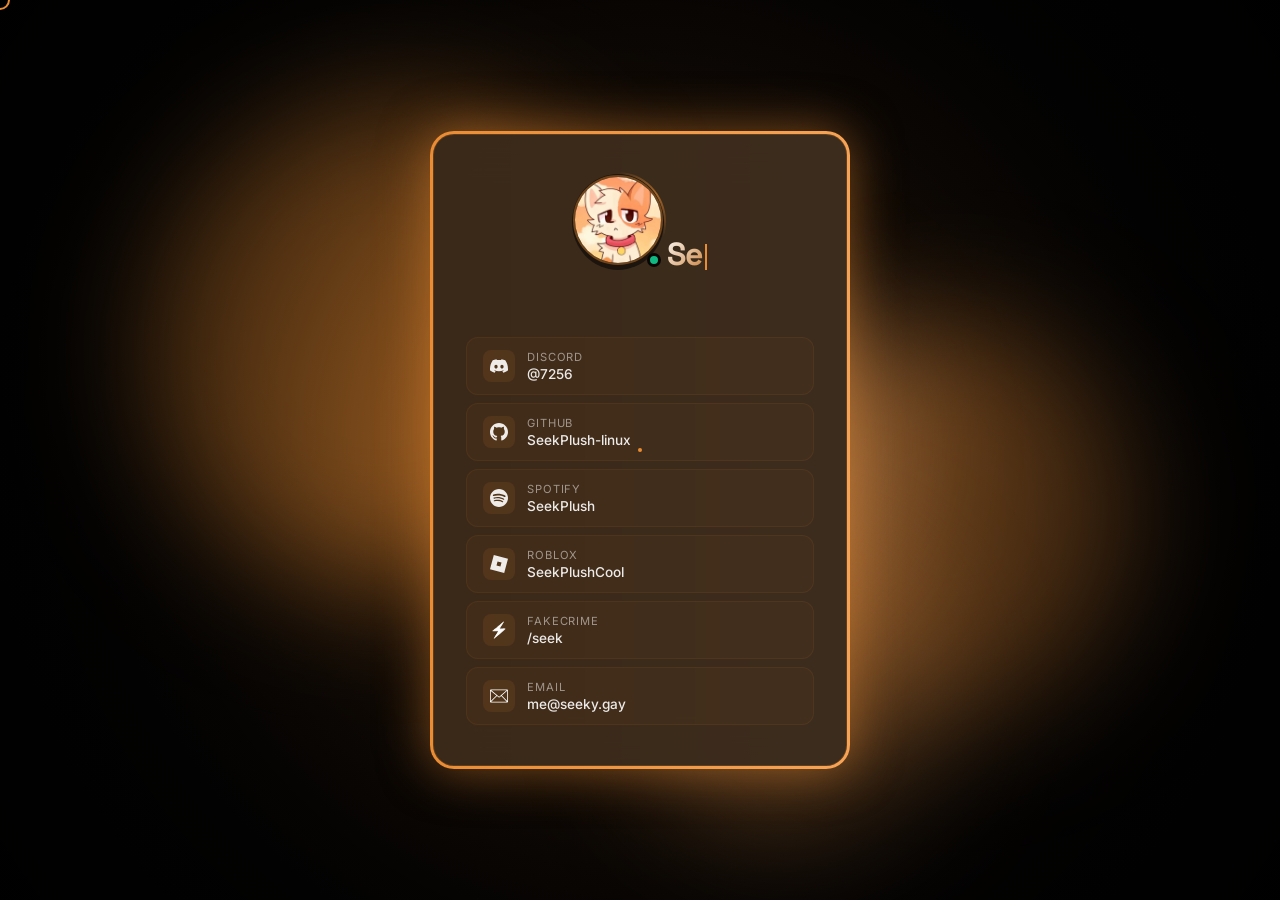
<file: index.html>
<!DOCTYPE html>
<html lang="en">
<head>
    <meta charset="UTF-8">
    <meta name="viewport" content="width=device-width, initial-scale=1.0">
    <title>Seek Plush's Bio</title>

    <link rel="stylesheet" href="style.css">
    <link rel="icon" href="favicon.png"/>

    <link
      rel="discord:component-embed"
      type="application/json"
      href="https://seeky.gay/dc-cv2-embed.json"
    >

    <meta property="og:title" content="Seek Plush">
    <meta property="og:description" content="meow :3">
    <meta property="og:image" content="https://seeky.gay/pfp.png">
    <meta property="og:url" content="https://seeky.gay/">
    <meta property="og:type" content="website">
    <meta name="theme-color" content="#E67E22"/>

    <meta name="twitter:card" content="summary">
    <meta name="twitter:title" content="Seek Plush">
    <meta name="twitter:description" content="meow :3">
    <meta name="twitter:image" content="https://seeky.gay/pfp.png">

    <link rel="preconnect" href="https://fonts.googleapis.com">
    <link rel="preconnect" href="https://fonts.gstatic.com" crossorigin>
    <link href="https://fonts.googleapis.com/css2?family=Space+Grotesk:wght@300;400;500;600;700&family=Inter:wght@300;400;500&display=swap" rel="stylesheet">
</head>
<body>
    <!-- VIGNETTE - On top -->
    <div class="vignette"></div>

    <!-- GRADIENT MESH - Brighter colors -->
    <div class="gradient-mesh">
        <div class="mesh-blob blob-1"></div>
        <div class="mesh-blob blob-2"></div>
        <div class="mesh-blob blob-3"></div>
        <div class="mesh-blob blob-4"></div>
    </div>

    <!-- CRT SCANLINES - Thick and visible -->
    <div class="crt-lines"></div>

    <!-- Loading Screen -->
    <div class="loader" id="loader">
        <div class="loader-text">loading...</div>
    </div>

    <!-- Custom Cursor -->
    <div class="cursor" id="cursor"></div>
    <div class="cursor-dot" id="cursor-dot"></div>

    <!-- Main Content -->
    <div class="container">
        <div class="card-wrapper">
            <div class="card">
                <div class="profile-section">
                    <div class="pfp-wrapper">
                        <div class="pfp-glow"></div>
                        <img src="pfp.png" alt="Seek Plush" class="pfp">
                        <div class="status-indicator"></div>
                    </div>

                    <h1 class="username" id="username">
                        <span id="typed-name"></span><span class="typing-cursor"></span>
                    </h1>
                    <p class="bio" id="typed-bio"></p>
                </div>

                <div class="links">
                    <a href="https://discord.com/users/1107715665730740224" target="_blank" class="link-item" data-cursor="hover">
                        <div class="link-icon">
                            <svg viewBox="0 0 24 24"><path d="M20.317 4.37a19.791 19.791 0 0 0-4.885-1.515.074.074 0 0 0-.079.037c-.21.375-.444.864-.608 1.25a18.27 18.27 0 0 0-5.487 0 12.64 12.64 0 0 0-.617-1.25.077.077 0 0 0-.079-.037A19.736 19.736 0 0 0 3.677 4.37a.07.07 0 0 0-.032.027C.533 9.046-.32 13.58.099 18.057a.082.082 0 0 0 .031.057 19.9 19.9 0 0 0 5.993 3.03.078.078 0 0 0 .084-.028 14.09 14.09 0 0 0 1.226-1.994.076.076 0 0 0-.041-.106 13.107 13.107 0 0 1-1.872-.892.077.077 0 0 1-.008-.128 10.2 10.2 0 0 0 .372-.292.074.074 0 0 1 .077-.01c3.928 1.793 8.18 1.793 12.062 0a.074.074 0 0 1 .078.01c.12.098.246.198.373.292a.077.077 0 0 1-.006.127 12.299 12.299 0 0 1-1.873.892.077.077 0 0 0-.041.107c.36.698.772 1.362 1.225 1.993a.076.076 0 0 0 .084.028 19.839 19.839 0 0 0 6.002-3.03.077.077 0 0 0 .032-.054c.5-5.177-.838-9.674-3.549-13.66a.061.061 0 0 0-.031-.03zM8.02 15.33c-1.183 0-2.157-1.085-2.157-2.419 0-1.333.956-2.419 2.157-2.419 1.21 0 2.176 1.096 2.157 2.42 0 1.333-.956 2.418-2.157 2.418zm7.975 0c-1.183 0-2.157-1.085-2.157-2.419 0-1.333.955-2.419 2.157-2.419 1.21 0 2.176 1.096 2.157 2.42 0 1.333-.946 2.418-2.157 2.418z"/></svg>
                        </div>
                        <div class="link-content">
                            <div class="link-label">Discord</div>
                            <div class="link-value">@7256</div>
                        </div>
                        <div class="link-arrow">→</div>
                    </a>

                    <a href="https://github.com/SeekPlush-linux" target="_blank" class="link-item" data-cursor="hover">
                        <div class="link-icon">
                            <svg viewBox="0 0 24 24"><path d="M12 0c-6.626 0-12 5.373-12 12 0 5.302 3.438 9.8 8.207 11.387.599.111.793-.261.793-.577v-2.234c-3.338.726-4.033-1.416-4.033-1.416-.546-1.387-1.333-1.756-1.333-1.756-1.089-.745.083-.729.083-.729 1.205.084 1.839 1.237 1.839 1.237 1.07 1.834 2.807 1.304 3.492.997.107-.775.418-1.305.762-1.604-2.665-.305-5.467-1.334-5.467-5.931 0-1.311.469-2.381 1.236-3.221-.124-.303-.535-1.524.117-3.176 0 0 1.008-.322 3.301 1.23.957-.266 1.983-.399 3.003-.404 1.02.005 2.047.138 3.006.404 2.291-1.552 3.297-1.23 3.297-1.23.653 1.653.242 2.874.118 3.176.77.84 1.235 1.911 1.235 3.221 0 4.609-2.807 5.624-5.479 5.921.43.372.823 1.102.823 2.222v3.293c0 .319.192.694.801.576 4.765-1.589 8.199-6.086 8.199-11.386 0-6.627-5.373-12-12-12z"/></svg>
                        </div>
                        <div class="link-content">
                            <div class="link-label">GitHub</div>
                            <div class="link-value">SeekPlush-linux</div>
                        </div>
                        <div class="link-arrow">→</div>
                    </a>

                    <a href="https://open.spotify.com/user/31wckzqkyqj4dco5f5suu4dtc67a" target="_blank" class="link-item" data-cursor="hover">
                        <div class="link-icon">
                            <svg xmlns="http://www.w3.org/2000/svg" viewBox="0 0 24 24" width="24" height="24" class="fill-theme drop-shadow-theme"><path d="M12 0C5.4 0 0 5.4 0 12s5.4 12 12 12 12-5.4 12-12S18.66 0 12 0zm5.521 17.34c-.24.359-.66.48-1.021.24-2.82-1.74-6.36-2.101-10.561-1.141-.418.122-.779-.179-.899-.539-.12-.421.18-.78.54-.9 4.56-1.021 8.52-.6 11.64 1.32.42.18.479.659.301 1.02zm1.44-3.3c-.301.42-.841.6-1.262.3-3.239-1.98-8.159-2.58-11.939-1.38-.479.12-1.02-.12-1.14-.6-.12-.48.12-1.021.6-1.141C9.6 9.9 15 10.561 18.72 12.84c.361.181.54.78.241 1.2zm.12-3.36C15.24 8.4 8.82 8.16 5.16 9.301c-.6.179-1.2-.181-1.38-.721-.18-.601.18-1.2.72-1.381 4.26-1.26 11.28-1.02 15.721 1.621.539.3.719 1.02.419 1.56-.299.421-1.02.599-1.559.3z"></path></svg>
                        </div>
                        <div class="link-content">
                            <div class="link-label">Spotify</div>
                            <div class="link-value">SeekPlush</div>
                        </div>
                        <div class="link-arrow">→</div>
                    </a>

                    <a href="https://www.roblox.com/users/4863366128/profile" target="_blank" class="link-item" data-cursor="hover">
                        <div class="link-icon">
                            <svg xmlns="http://www.w3.org/2000/svg" viewBox="0 0 24 24" width="24" height="24" class="fill-theme drop-shadow-theme"><path d="M18.926 23.998 0 18.892 5.075.002 24 5.108ZM15.348 10.09l-5.282-1.453-1.414 5.273 5.282 1.453z"></path></svg>
                        </div>
                        <div class="link-content">
                            <div class="link-label">Roblox</div>
                            <div class="link-value">SeekPlushCool</div>
                        </div>
                        <div class="link-arrow">→</div>
                    </a>

                    <a href="https://fakecrime.bio/seek" target="_blank" class="link-item" data-cursor="hover">
                        <div class="link-icon">
                            <svg xmlns="http://www.w3.org/2000/svg" xmlns:xlink="http://www.w3.org/1999/xlink" version="1.1" id="Layer_3" x="0px" y="0px" viewBox="0 0 128 128" style="enable-background:new 0 0 128 128;" xml:space="preserve"><path d="M69.68,54.04c0,0,28.97-46.41,29.63-47.57c0.66-1.16,0.8-3.29-1.02-3.29  c-1.82,0-46.95,46.07-46.95,46.07l-32.05,19c0,0-2.15,1.32-1.82,2.97s1.77,1.72,2.43,1.72s34.85-0.18,36.84-0.24  c2.47-0.07,1.86,3.44,1.86,3.44l-21.64,34.02c0,0-9.45,13.08-9.45,13.97c0,1.31,1.58,1.96,3.05,1.08  c1.14-0.68,74.84-63.13,78.09-67.42c0.88-1.17,1.33-4.25-2.3-4.25s-32.54,8.42-32.54,8.42L69.68,54.04z"/><path d="M64.61,50.35c-0.89,1.22-1.13,3.26,0.79,3.38c1.91,0.11,40.95-0.18,40.95-0.18  S78.46,79.18,70.02,86.83s-36.39,32.43-38.27,34.18c-1.84,1.72-3.51,3.3-4.19,3.08c-0.11-0.03-0.25-0.62,2.38-4.95  c2.4-3.95,25.44-42.56,26.34-44.02c0.9-1.46,1.69-2.7,2.14-3.38c0.45-0.68,1.91-4.39-1.13-4.39s-38,0.9-38,0.9s24.15-20.49,31.13-26  S96.96,3.18,98.29,3.18S65.51,49.12,64.61,50.35z"/></svg>
                        </div>
                        <div class="link-content">
                            <div class="link-label">Fakecrime</div>
                            <div class="link-value">/seek</div>
                        </div>
                        <div class="link-arrow">→</div>
                    </a>

                    <a href="mailto:me@seeky.gay" target="_blank" class="link-item" data-cursor="hover">
                        <div class="link-icon">
                            <svg xmlns="http://www.w3.org/2000/svg" shape-rendering="geometricPrecision" text-rendering="geometricPrecision" image-rendering="optimizeQuality" fill-rule="evenodd" clip-rule="evenodd" viewBox="0 0 512 370.23"><path fill="#fff" fill-rule="nonzero" d="M29.37 0h453.26C498.79 0 512 13.21 512 29.37v311.49c0 16.57-12.68 29.37-29.37 29.37H29.37C13.21 370.23 0 357.02 0 340.86V29.37C0 13.19 13.19 0 29.37 0zm-6.84 328.51l158.85-159.25L22.53 39.74v288.77zm176.34-144.99L35.1 347.7h440.43L319.02 183.55l-51.6 43.96v-.01c-4.05 3.47-10.11 3.66-14.39.18l-54.16-44.16zm137.28-14.57l153.32 160.82V38.33L336.15 168.95zM36.95 22.53l223 181.82L473.38 22.53H36.95z"/></svg>
                        </div>
                        <div class="link-content">
                            <div class="link-label">Email</div>
                            <div class="link-value">me@seeky.gay</div>
                        </div>
                        <div class="link-arrow">→</div>
                    </a>
                </div>
            </div>
        </div>
    </div>

    <div class="toast" id="toast">Copied to clipboard</div>

    <script src="script.js"></script>
</body>
</html>
</file>
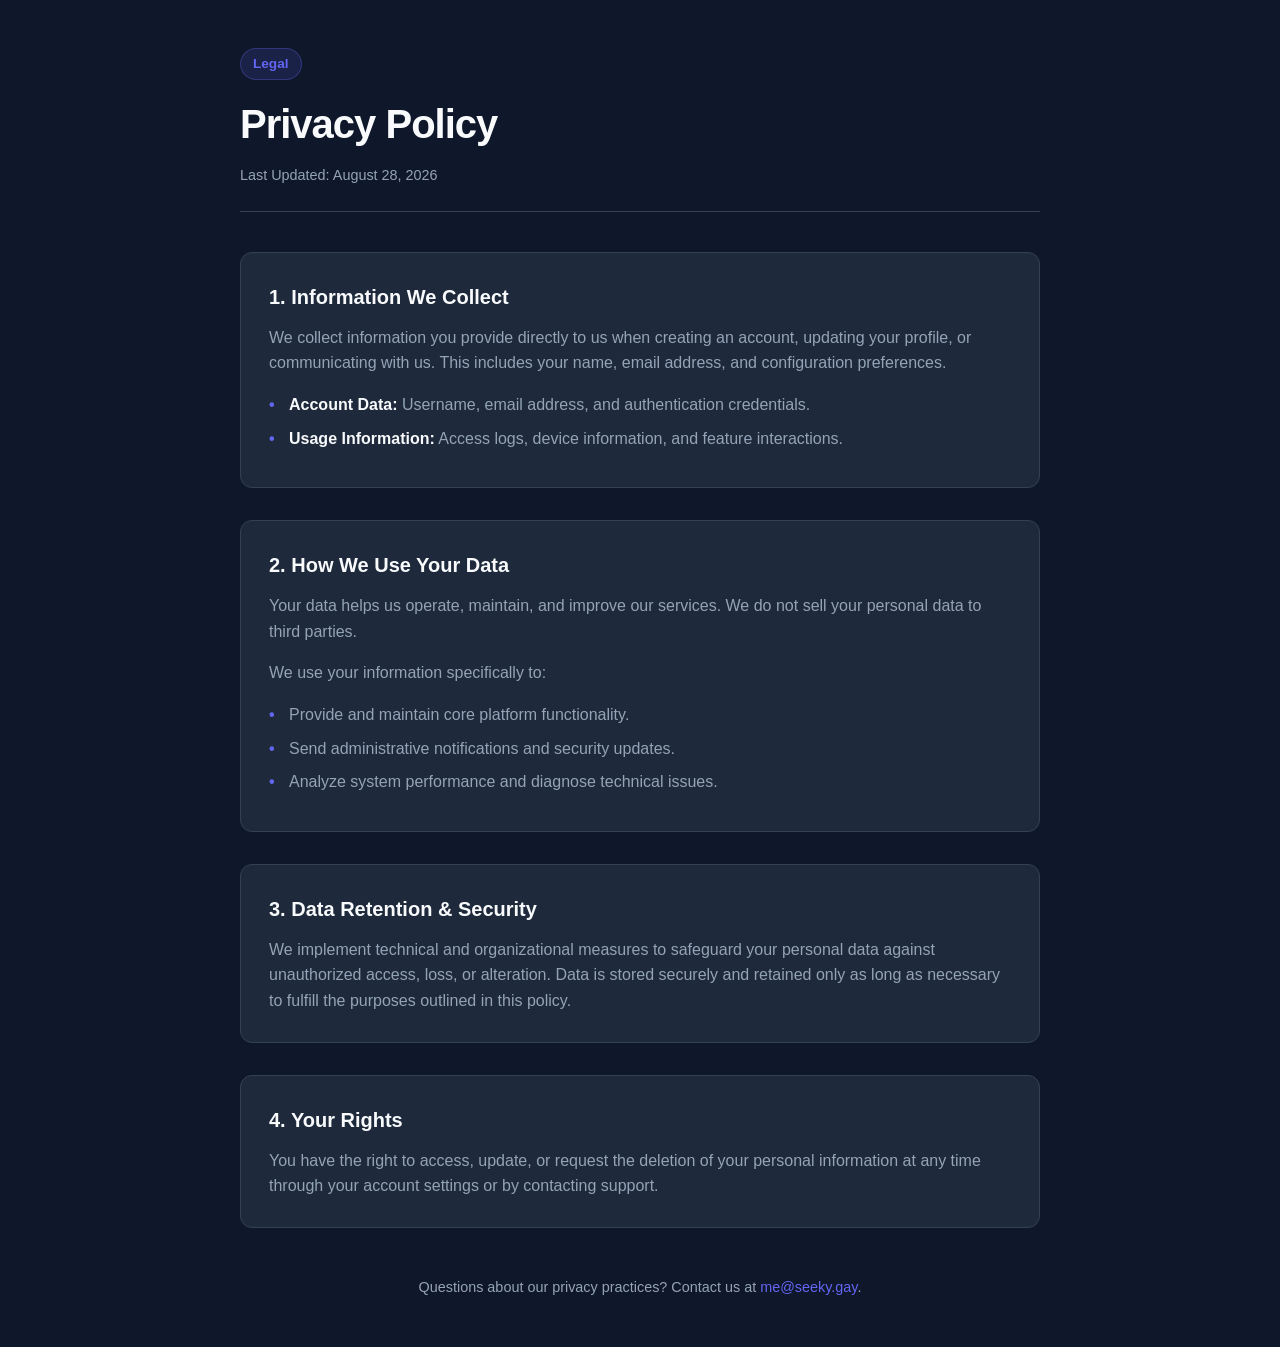
<file: privacy-policy/index.html>
<!DOCTYPE html>
<html lang="en">
<head>
  <meta charset="UTF-8">
  <meta name="viewport" content="width=device-width, initial-scale=1.0">
  <title>Privacy Policy</title>
  <link rel="stylesheet" href="privacy.css">
</head>
<body>
  <div class="container">
    <header class="header">
      <span class="badge">Legal</span>
      <h1>Privacy Policy</h1>
      <p class="last-updated">Last Updated: August 28, 2026</p>
    </header>

    <main class="content">
      <section>
        <h2>1. Information We Collect</h2>
        <p>We collect information you provide directly to us when creating an account, updating your profile, or communicating with us. This includes your name, email address, and configuration preferences.</p>
        <ul>
          <li><strong>Account Data:</strong> Username, email address, and authentication credentials.</li>
          <li><strong>Usage Information:</strong> Access logs, device information, and feature interactions.</li>
        </ul>
      </section>

      <section>
        <h2>2. How We Use Your Data</h2>
        <p>Your data helps us operate, maintain, and improve our services. We do not sell your personal data to third parties.</p>
        <p>We use your information specifically to:</p>
        <ul>
          <li>Provide and maintain core platform functionality.</li>
          <li>Send administrative notifications and security updates.</li>
          <li>Analyze system performance and diagnose technical issues.</li>
        </ul>
      </section>

      <section>
        <h2>3. Data Retention & Security</h2>
        <p>We implement technical and organizational measures to safeguard your personal data against unauthorized access, loss, or alteration. Data is stored securely and retained only as long as necessary to fulfill the purposes outlined in this policy.</p>
      </section>

      <section>
        <h2>4. Your Rights</h2>
        <p>You have the right to access, update, or request the deletion of your personal information at any time through your account settings or by contacting support.</p>
      </section>
    </main>

    <footer class="footer">
      <p>Questions about our privacy practices? Contact us at <a href="mailto:me@seeky.gay">me@seeky.gay</a>.</p>
    </footer>
  </div>
</body>
</html>
</file>
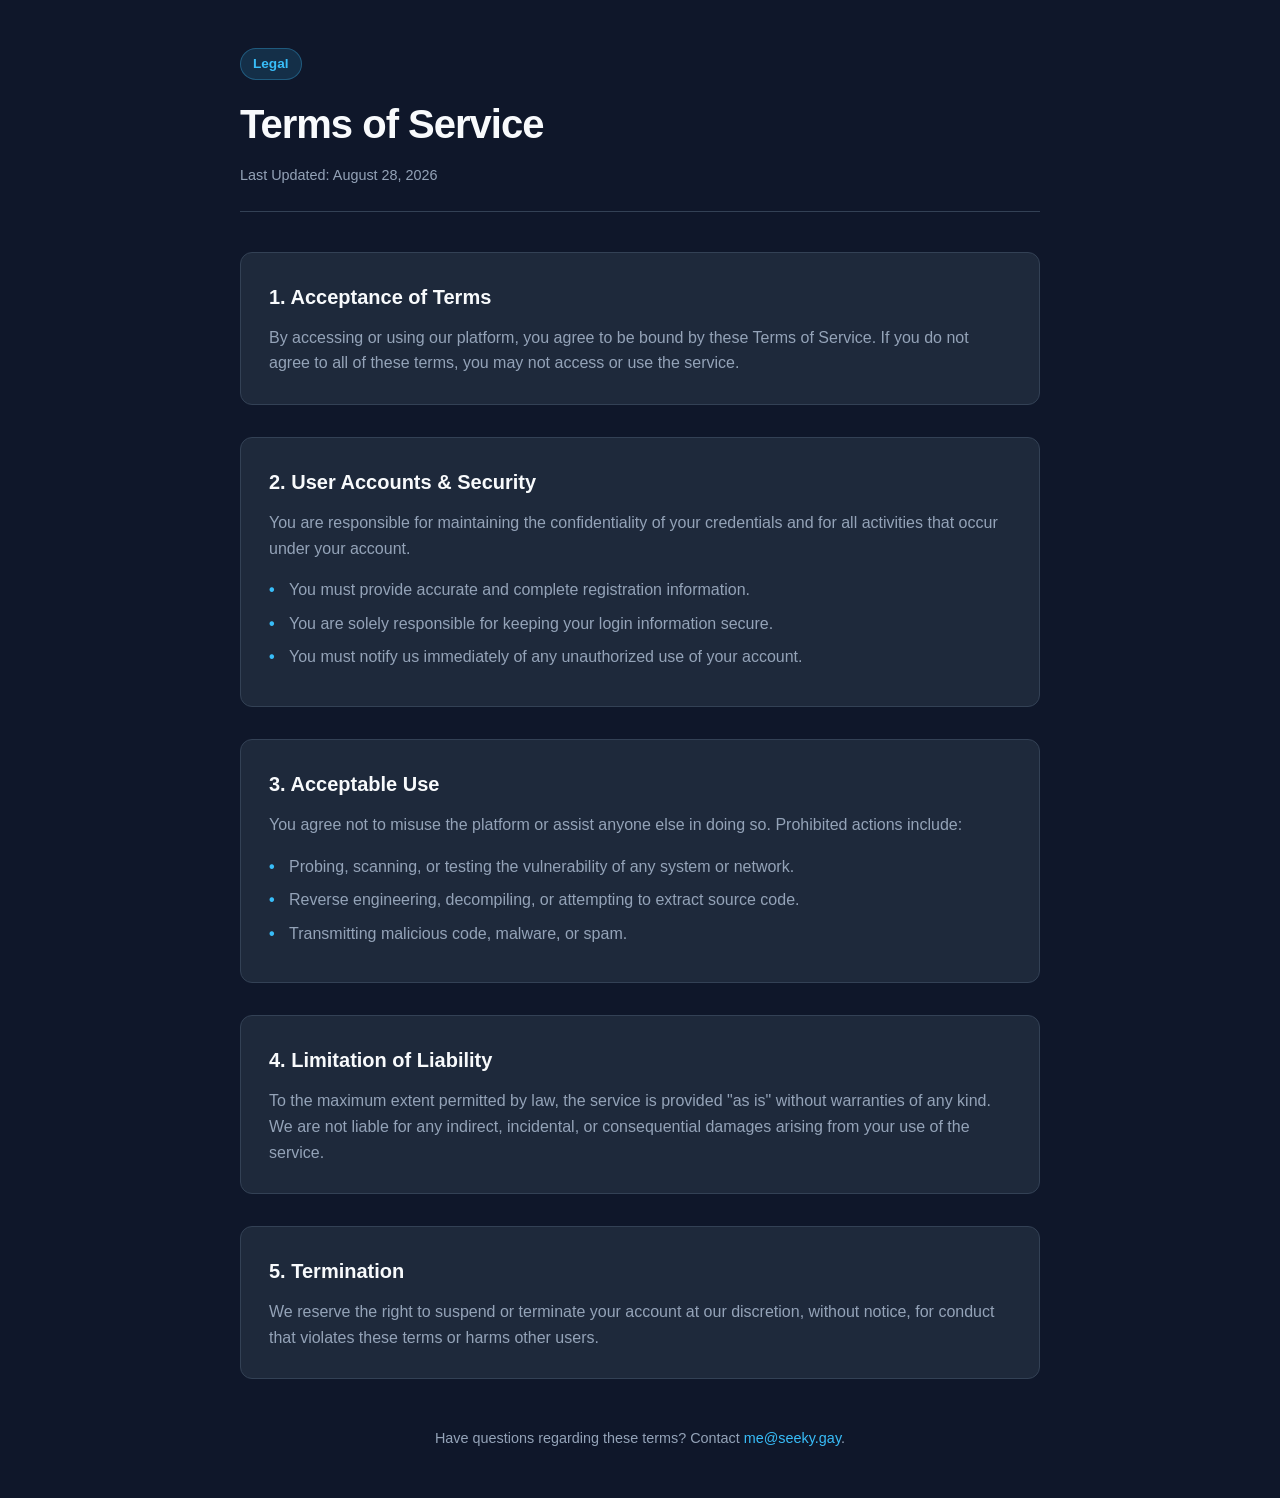
<file: tos/index.html>
<!DOCTYPE html>
<html lang="en">
<head>
  <meta charset="UTF-8">
  <meta name="viewport" content="width=device-width, initial-scale=1.0">
  <title>Terms of Service</title>
  <link rel="stylesheet" href="terms.css">
</head>
<body>
  <div class="container">
    <header class="header">
      <span class="badge">Legal</span>
      <h1>Terms of Service</h1>
      <p class="last-updated">Last Updated: August 28, 2026</p>
    </header>

    <main class="content">
      <section>
        <h2>1. Acceptance of Terms</h2>
        <p>By accessing or using our platform, you agree to be bound by these Terms of Service. If you do not agree to all of these terms, you may not access or use the service.</p>
      </section>

      <section>
        <h2>2. User Accounts & Security</h2>
        <p>You are responsible for maintaining the confidentiality of your credentials and for all activities that occur under your account.</p>
        <ul>
          <li>You must provide accurate and complete registration information.</li>
          <li>You are solely responsible for keeping your login information secure.</li>
          <li>You must notify us immediately of any unauthorized use of your account.</li>
        </ul>
      </section>

      <section>
        <h2>3. Acceptable Use</h2>
        <p>You agree not to misuse the platform or assist anyone else in doing so. Prohibited actions include:</p>
        <ul>
          <li>Probing, scanning, or testing the vulnerability of any system or network.</li>
          <li>Reverse engineering, decompiling, or attempting to extract source code.</li>
          <li>Transmitting malicious code, malware, or spam.</li>
        </ul>
      </section>

      <section>
        <h2>4. Limitation of Liability</h2>
        <p>To the maximum extent permitted by law, the service is provided "as is" without warranties of any kind. We are not liable for any indirect, incidental, or consequential damages arising from your use of the service.</p>
      </section>

      <section>
        <h2>5. Termination</h2>
        <p>We reserve the right to suspend or terminate your account at our discretion, without notice, for conduct that violates these terms or harms other users.</p>
      </section>
    </main>

    <footer class="footer">
      <p>Have questions regarding these terms? Contact <a href="mailto:me@seeky.gay">me@seeky.gay</a>.</p>
    </footer>
  </div>
</body>
</html>
</file>
<file: style.css>
:root {
    --primary: #ea8c33;
    --primary-dark: #87501c;
    --bg-dark: #080605;
    --bg-card: rgba(28, 24, 20, 0.85);
    --text-primary: #ffffff;
    --text-secondary: rgba(255, 255, 255, 0.5);
    --border: rgba(234, 140, 51, 0.15);
    --transition: cubic-bezier(0.4, 0, 0.2, 1);
}

* { margin: 0; padding: 0; box-sizing: border-box; }

body {
    font-family: 'Inter', sans-serif;
    background: var(--bg-dark);
    min-height: 100vh;
    display: flex;
    justify-content: center;
    align-items: center;
    overflow-x: hidden;
    color: var(--text-primary);
    cursor: none;
    padding: 2rem 1rem;
    position: relative;
}

.vignette {
    position: fixed;
    top: 0;
    left: 0;
    width: 100%;
    height: 100%;
    background: radial-gradient(circle at center, transparent 20%, rgba(0,0,0,0.8) 80%, rgba(0,0,0,0.95) 100%);
    pointer-events: none;
    z-index: 5;
}

.gradient-mesh {
    position: fixed;
    top: 0;
    left: 0;
    width: 100%;
    height: 100%;
    z-index: 1;
    overflow: hidden;
    background: radial-gradient(circle at 50% 50%, #2e1b0a 0%, #080605 70%);
}

.mesh-blob {
    position: absolute;
    border-radius: 50%;
    filter: blur(60px);
}

.blob-1 {
    width: 500px;
    height: 500px;
    background: rgba(234, 140, 51, 0.6);
    top: 10%;
    left: 10%;
    animation: float1 15s infinite ease-in-out;
}

.blob-2 {
    width: 400px;
    height: 400px;
    background: rgba(237, 144, 58, 0.5);
    bottom: 20%;
    right: 10%;
    animation: float2 18s infinite ease-in-out;
}

.blob-3 {
    width: 300px;
    height: 300px;
    background: rgba(247, 163, 85, 0.4);
    top: 60%;
    left: 50%;
    animation: float3 12s infinite ease-in-out;
}

.blob-4 {
    width: 350px;
    height: 350px;
    background: rgba(252, 190, 132, 0.35);
    top: 30%;
    right: 30%;
    animation: float4 20s infinite ease-in-out;
}

@keyframes float1 {
    0%, 100% { transform: translate(0, 0) scale(1) rotate(0deg); }
    25% { transform: translate(150px, 80px) scale(1.15) rotate(45deg); }
    50% { transform: translate(80px, 150px) scale(0.9) rotate(90deg); }
    75% { transform: translate(-50px, 100px) scale(1.05) rotate(135deg); }
}

@keyframes float2 {
    0%, 100% { transform: translate(0, 0) scale(1) rotate(0deg); }
    25% { transform: translate(-120px, -80px) scale(0.85) rotate(-30deg); }
    50% { transform: translate(-60px, -150px) scale(1.1) rotate(-60deg); }
    75% { transform: translate(40px, -100px) scale(0.95) rotate(-90deg); }
}

@keyframes float3 {
    0%, 100% { transform: translate(0, 0) scale(1) rotate(0deg); }
    33% { transform: translate(100px, -120px) scale(1.2) rotate(60deg); }
    66% { transform: translate(-80px, -60px) scale(0.8) rotate(120deg); }
}

@keyframes float4 {
    0%, 100% { transform: translate(0, 0) scale(1) rotate(0deg); }
    20% { transform: translate(-100px, 50px) scale(1.1) rotate(72deg); }
    40% { transform: translate(-50px, 100px) scale(0.9) rotate(144deg); }
    60% { transform: translate(50px, 80px) scale(1.05) rotate(216deg); }
    80% { transform: translate(100px, -20px) scale(0.95) rotate(288deg); }
}

/* .crt-lines { */
/*     position: fixed; */
/*     top: 0; */
/*     left: 0; */
/*     width: 100%; */
/*     height: 100%; */
/*     background: repeating-linear-gradient( */
/*         0deg, */
/*         rgba(0, 0, 0, 0.4), */
/*         rgba(0, 0, 0, 0.4) 2px, */
/*         transparent 2px, */
/*         transparent 4px */
/*     ); */
/*     pointer-events: none; */
/*     z-index: 4; */
/* } */

.cursor {
    width: 20px; height: 20px;
    border: 2px solid var(--primary);
    border-radius: 50%;
    position: fixed;
    pointer-events: none;
    z-index: 9999;
    transition: transform 0.1s var(--transition), background 0.2s;
    mix-blend-mode: difference;
}

.cursor.hover {
    transform: scale(1.5);
    background: rgba(234, 140, 51, 0.1);
}

.cursor-dot {
    width: 4px; height: 4px;
    background: var(--primary);
    border-radius: 50%;
    position: fixed;
    pointer-events: none;
    z-index: 9999;
}

.container {
    position: relative;
    z-index: 10;
    width: 100%;
    max-width: 420px;
    opacity: 0;
    animation: fadeIn 1s var(--transition) forwards;
    animation-delay: 0.3s;
}

@keyframes fadeIn {
    to { opacity: 1; transform: translateY(0); }
    from { opacity: 0; transform: translateY(20px); }
}

.card-wrapper {
    position: relative;
    padding: 3px;
    border-radius: 24px;
    background: linear-gradient(90deg, #ea8c33, #f7a355, #ed903a, #ea8c33);
    background-size: 300% 100%;
    animation: gradient-move 3s linear infinite;
    box-shadow: 0 0 50px rgba(234, 140, 51, 0.5);
}

@keyframes gradient-move {
    0% { background-position: 0% 50%; }
    100% { background-position: 300% 50%; }
}

.card {
    background: var(--bg-card);
    backdrop-filter: blur(20px);
    border-radius: 21px;
    padding: 2.5rem 2rem;
    position: relative;
    overflow: hidden;
    border: 1px solid rgba(234, 140, 51, 0.2);
}

.profile-section {
    text-align: center;
    margin-bottom: 1.5rem;
}

.pfp-wrapper {
    position: relative;
    display: inline-block;
    margin-bottom: 1.25rem;
}

.pfp {
    width: 90px; height: 90px;
    border-radius: 50%;
    object-fit: cover;
    border: 2px solid rgba(234, 140, 51, 0.4);
    position: relative;
    z-index: 2;
    transition: transform 0.3s var(--transition);
}

.pfp-wrapper:hover .pfp { transform: scale(1.05); }

.pfp-glow {
    position: absolute;
    inset: -3px;
    border-radius: 50%;
    background: conic-gradient(from 0deg, transparent, var(--primary), transparent 30%);
    animation: rotate 4s linear infinite;
    opacity: 0.6;
}

.pfp-glow::before {
    content: '';
    position: absolute;
    inset: 2px;
    background: var(--bg-dark);
    border-radius: 50%;
}

@keyframes rotate { to { transform: rotate(360deg); } }

.status-indicator {
    position: absolute;
    bottom: 2px; right: 2px;
    width: 14px; height: 14px;
    background: #10b981;
    border: 3px solid var(--bg-dark);
    border-radius: 50%;
    z-index: 3;
    animation: pulse-status 2s infinite;
}

@keyframes pulse-status {
    0%, 100% { box-shadow: 0 0 0 0 rgba(16, 185, 129, 0.4); }
    50% { box-shadow: 0 0 0 6px rgba(16, 185, 129, 0); }
}

/* Glitch text, only on hover */
.username {
    font-family: 'Space Grotesk', sans-serif;
    font-size: 2rem;
    font-weight: 700;
    margin-bottom: 0.25rem;
    background: linear-gradient(135deg, #fff 0%, rgba(234, 140, 51, 0.8) 100%);
    -webkit-background-clip: text;
    -webkit-text-fill-color: transparent;
    background-clip: text;
    letter-spacing: -0.02em;
    min-height: 2.5rem;
    position: relative;
    display: inline-block;
    cursor: pointer;
}

.username:hover {
    animation: glitch 0.3s ease-in-out;
}

@keyframes glitch {
    0% { transform: translate(0); filter: none; }
    20% { transform: translate(-2px, 1px); }
    40% { transform: translate(2px, -1px); }
    60% { transform: translate(-1px, -1px); }
    80% { transform: translate(1px, 1px); }
    100% { transform: translate(0); filter: none; }
}

.username::before,
.username::after {
    content: 'Seek Plush';
    position: absolute;
    top: 0;
    left: 0;
    width: 100%;
    height: 100%;
    opacity: 0;
    pointer-events: none;
}

.username:hover::before {
    animation: glitch-1 0.3s ease-in-out;
    color: #ff7b00;
    z-index: -1;
    opacity: 0.7;
}

.username:hover::after {
    animation: glitch-2 0.3s ease-in-out;
    color: #fff700;
    z-index: -2;
    opacity: 0.7;
}

@keyframes glitch-1 {
    0%, 100% { clip-path: inset(0 0 0 0); transform: translate(0); }
    25% { clip-path: inset(20% 0 60% 0); transform: translate(-2px, 0); }
    50% { clip-path: inset(50% 0 30% 0); transform: translate(2px, 0); }
    75% { clip-path: inset(80% 0 10% 0); transform: translate(-2px, 0); }
}

@keyframes glitch-2 {
    0%, 100% { clip-path: inset(0 0 0 0); transform: translate(0); }
    25% { clip-path: inset(60% 0 20% 0); transform: translate(2px, 0); }
    50% { clip-path: inset(30% 0 50% 0); transform: translate(-2px, 0); }
    75% { clip-path: inset(10% 0 80% 0); transform: translate(2px, 0); }
}

.typing-cursor {
    display: inline-block;
    width: 2px;
    height: 0.8em;
    background: var(--primary);
    margin-left: 2px;
    animation: blink 1s infinite;
    vertical-align: middle;
}

@keyframes blink {
    0%, 100% { opacity: 1; }
    50% { opacity: 0; }
}

.bio {
    font-size: 0.9rem;
    color: var(--text-secondary);
    font-weight: 400;
    min-height: 1.5rem;
}

.links {
    display: flex;
    flex-direction: column;
    gap: 0.5rem;
}

.link-item {
    position: relative;
    display: flex;
    align-items: center;
    gap: 0.75rem;
    padding: 0.75rem 1rem;
    background: rgba(234, 140, 51, 0.03);
    border: 1px solid rgba(234, 140, 51, 0.08);
    border-radius: 12px;
    text-decoration: none;
    color: var(--text-primary);
    transition: all 0.2s var(--transition);
    cursor: none;
    overflow: hidden;
}

.link-item::before {
    content: '';
    position: absolute;
    inset: 0;
    background: linear-gradient(90deg, transparent, rgba(234, 140, 51, 0.1), transparent);
    transform: translateX(-100%);
    transition: transform 0.5s;
}

.link-item:hover::before { transform: translateX(100%); }

.link-item:hover {
    background: rgba(234, 140, 51, 0.08);
    border-color: rgba(234, 140, 51, 0.25);
    transform: translateX(4px);
}

.link-icon {
    width: 32px; height: 32px;
    display: flex;
    align-items: center;
    justify-content: center;
    background: rgba(234, 140, 51, 0.1);
    border-radius: 8px;
    flex-shrink: 0;
    transition: transform 0.2s;
    overflow: hidden;
}

.link-item:hover .link-icon {
    transform: scale(1.1);
    background: rgba(234, 140, 51, 0.15);
}

.link-icon svg {
    width: 18px; height: 18px;
    fill: currentColor;
    color: rgba(255, 255, 255, 0.9);
}

.link-icon img {
    width: 20px; height: 20px;
    object-fit: contain;
    filter: brightness(0) invert(1);
    opacity: 0.9;
}

.link-content {
    flex: 1;
    min-width: 0;
    text-align: left;
}

.link-label {
    font-size: 0.7rem;
    text-transform: uppercase;
    letter-spacing: 0.08em;
    color: var(--text-secondary);
    margin-bottom: 0.1rem;
}

.link-value {
    font-weight: 500;
    font-size: 0.85rem;
    white-space: nowrap;
    overflow: hidden;
    text-overflow: ellipsis;
    color: rgba(255, 255, 255, 0.9);
}

.link-arrow {
    opacity: 0;
    transform: translateX(-8px);
    transition: all 0.2s;
    color: var(--primary);
    font-size: 0.9rem;
    flex-shrink: 0;
}

.link-item:hover .link-arrow {
    opacity: 1;
    transform: translateX(0);
}

.toast {
    position: fixed;
    bottom: 2rem;
    left: 50%;
    transform: translateX(-50%) translateY(100px);
    background: rgba(234, 140, 51, 0.95);
    backdrop-filter: blur(10px);
    color: white;
    padding: 0.75rem 1.5rem;
    border-radius: 100px;
    font-size: 0.85rem;
    font-weight: 500;
    opacity: 0;
    transition: all 0.3s var(--transition);
    z-index: 1000;
    pointer-events: none;
    box-shadow: 0 10px 30px rgba(234, 140, 51, 0.3);
}

.toast.show {
    transform: translateX(-50%) translateY(0);
    opacity: 1;
}

@media (pointer: coarse) {
    body { cursor: auto; }
    .cursor, .cursor-dot { display: none; }
    .link-item { cursor: pointer; }
}

@media (max-width: 480px) {
    .card { padding: 2rem 1.25rem; }
    .username { font-size: 1.75rem; }
    .pfp { width: 80px; height: 80px; }
}

.loader {
    position: fixed;
    inset: 0;
    background: var(--bg-dark);
    z-index: 10000;
    display: flex;
    justify-content: center;
    align-items: center;
    transition: opacity 0.5s, visibility 0.5s;
}

.loader.hidden {
    opacity: 0;
    visibility: hidden;
}

.loader-text {
    font-family: 'Space Grotesk', sans-serif;
    font-size: 1.25rem;
    color: var(--primary);
    animation: pulse 1.5s infinite;
}
</file>
<file: privacy-policy/privacy.css>
:root {
  --bg-color: #0f172a;
  --card-bg: #1e293b;
  --border-color: #334155;
  --text-main: #f8fafc;
  --text-muted: #94a3b8;
  --accent: #6366f1;
  --accent-glow: rgba(99, 102, 241, 0.15);
  --font-sans: -apple-system, BlinkMacSystemFont, "Segoe UI", Roboto, Oxygen, Ubuntu, Cantarell, sans-serif;
}

* {
  box-sizing: border-box;
  margin: 0;
  padding: 0;
}

body {
  background-color: var(--bg-color);
  color: var(--text-main);
  font-family: var(--font-sans);
  line-height: 1.6;
  padding: 3rem 1rem;
  display: flex;
  justify-content: center;
}

.container {
  max-width: 800px;
  width: 100%;
}

.header {
  margin-bottom: 2.5rem;
  padding-bottom: 1.5rem;
  border-bottom: 1px solid var(--border-color);
}

.badge {
  display: inline-block;
  background-color: var(--accent-glow);
  color: var(--accent);
  font-size: 0.85rem;
  font-weight: 600;
  padding: 0.25rem 0.75rem;
  border-radius: 9999px;
  margin-bottom: 0.75rem;
  border: 1px solid rgba(99, 102, 241, 0.3);
}

.header h1 {
  font-size: 2.5rem;
  font-weight: 700;
  letter-spacing: -0.025em;
  margin-bottom: 0.5rem;
}

.last-updated {
  color: var(--text-muted);
  font-size: 0.9rem;
}

.content {
  display: flex;
  flex-direction: column;
  gap: 2rem;
}

section {
  background-color: var(--card-bg);
  border: 1px solid var(--border-color);
  border-radius: 12px;
  padding: 1.75rem;
  transition: border-color 0.2s ease;
}

section:hover {
  border-color: #475569;
}

h2 {
  font-size: 1.25rem;
  font-weight: 600;
  margin-bottom: 0.75rem;
  color: var(--text-main);
}

p {
  color: var(--text-muted);
  margin-bottom: 1rem;
}

p:last-child {
  margin-bottom: 0;
}

ul {
  list-style: none;
  padding-left: 0;
  margin-top: 0.5rem;
}

li {
  color: var(--text-muted);
  position: relative;
  padding-left: 1.25rem;
  margin-bottom: 0.5rem;
}

li::before {
  content: "•";
  color: var(--accent);
  font-weight: bold;
  position: absolute;
  left: 0;
}

li strong {
  color: var(--text-main);
}

.footer {
  margin-top: 3rem;
  text-align: center;
  font-size: 0.9rem;
  color: var(--text-muted);
}

.footer a {
  color: var(--accent);
  text-decoration: none;
}

.footer a:hover {
  text-decoration: underline;
}
</file>
<file: tos/terms.css>
:root {
  --bg-color: #0f172a;
  --card-bg: #1e293b;
  --border-color: #334155;
  --text-main: #f8fafc;
  --text-muted: #94a3b8;
  --accent: #38bdf8;
  --accent-glow: rgba(56, 189, 248, 0.15);
  --font-sans: -apple-system, BlinkMacSystemFont, "Segoe UI", Roboto, Oxygen, Ubuntu, Cantarell, sans-serif;
}

* {
  box-sizing: border-box;
  margin: 0;
  padding: 0;
}

body {
  background-color: var(--bg-color);
  color: var(--text-main);
  font-family: var(--font-sans);
  line-height: 1.6;
  padding: 3rem 1rem;
  display: flex;
  justify-content: center;
}

.container {
  max-width: 800px;
  width: 100%;
}

.header {
  margin-bottom: 2.5rem;
  padding-bottom: 1.5rem;
  border-bottom: 1px solid var(--border-color);
}

.badge {
  display: inline-block;
  background-color: var(--accent-glow);
  color: var(--accent);
  font-size: 0.85rem;
  font-weight: 600;
  padding: 0.25rem 0.75rem;
  border-radius: 9999px;
  margin-bottom: 0.75rem;
  border: 1px solid rgba(56, 189, 248, 0.3);
}

.header h1 {
  font-size: 2.5rem;
  font-weight: 700;
  letter-spacing: -0.025em;
  margin-bottom: 0.5rem;
}

.last-updated {
  color: var(--text-muted);
  font-size: 0.9rem;
}

.content {
  display: flex;
  flex-direction: column;
  gap: 2rem;
}

section {
  background-color: var(--card-bg);
  border: 1px solid var(--border-color);
  border-radius: 12px;
  padding: 1.75rem;
  transition: border-color 0.2s ease;
}

section:hover {
  border-color: #475569;
}

h2 {
  font-size: 1.25rem;
  font-weight: 600;
  margin-bottom: 0.75rem;
  color: var(--text-main);
}

p {
  color: var(--text-muted);
  margin-bottom: 1rem;
}

p:last-child {
  margin-bottom: 0;
}

ul {
  list-style: none;
  padding-left: 0;
  margin-top: 0.5rem;
}

li {
  color: var(--text-muted);
  position: relative;
  padding-left: 1.25rem;
  margin-bottom: 0.5rem;
}

li::before {
  content: "•";
  color: var(--accent);
  font-weight: bold;
  position: absolute;
  left: 0;
}

.footer {
  margin-top: 3rem;
  text-align: center;
  font-size: 0.9rem;
  color: var(--text-muted);
}

.footer a {
  color: var(--accent);
  text-decoration: none;
}

.footer a:hover {
  text-decoration: underline;
}
</file>
